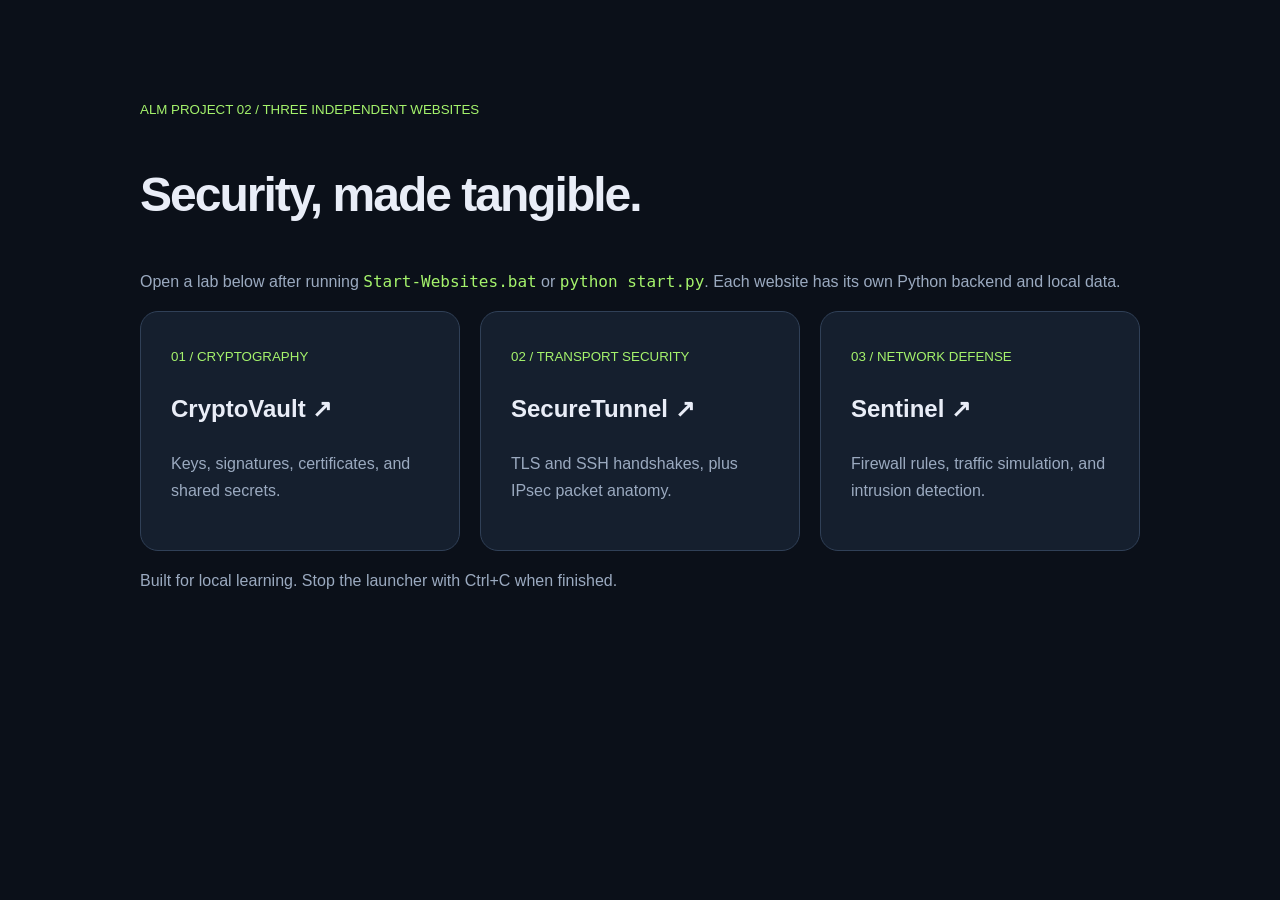
<file: index.html>
<!doctype html><html lang="en"><head><meta charset="utf-8"><meta name="viewport" content="width=device-width,initial-scale=1"><title>ALM Security Labs</title><style>body{font:16px/1.7 Segoe UI,sans-serif;background:#0b1019;color:#e9edf7;max-width:1000px;margin:70px auto;padding:25px}h1{font-size:48px;letter-spacing:-2px}p{color:#9baac0}.grid{display:flex;gap:20px;flex-wrap:wrap}a{flex:1;min-width:210px;border:1px solid #304057;padding:30px;border-radius:18px;color:#e9edf7;text-decoration:none;background:#151f2e}a:hover{border-color:#a5f36c}b{font-size:24px}small{color:#a5f36c}code{color:#a5f36c}</style></head><body><small>ALM PROJECT 02 / THREE INDEPENDENT WEBSITES</small><h1>Security, made tangible.</h1><p>Open a lab below after running <code>Start-Websites.bat</code> or <code>python start.py</code>. Each website has its own Python backend and local data.</p><div class="grid"><a href="http://127.0.0.1:8001"><small>01 / CRYPTOGRAPHY</small><h2>CryptoVault ↗</h2><p>Keys, signatures, certificates, and shared secrets.</p></a><a href="http://127.0.0.1:8002"><small>02 / TRANSPORT SECURITY</small><h2>SecureTunnel ↗</h2><p>TLS and SSH handshakes, plus IPsec packet anatomy.</p></a><a href="http://127.0.0.1:8003"><small>03 / NETWORK DEFENSE</small><h2>Sentinel ↗</h2><p>Firewall rules, traffic simulation, and intrusion detection.</p></a></div><p>Built for local learning. Stop the launcher with Ctrl+C when finished.</p></body></html>
</file>
